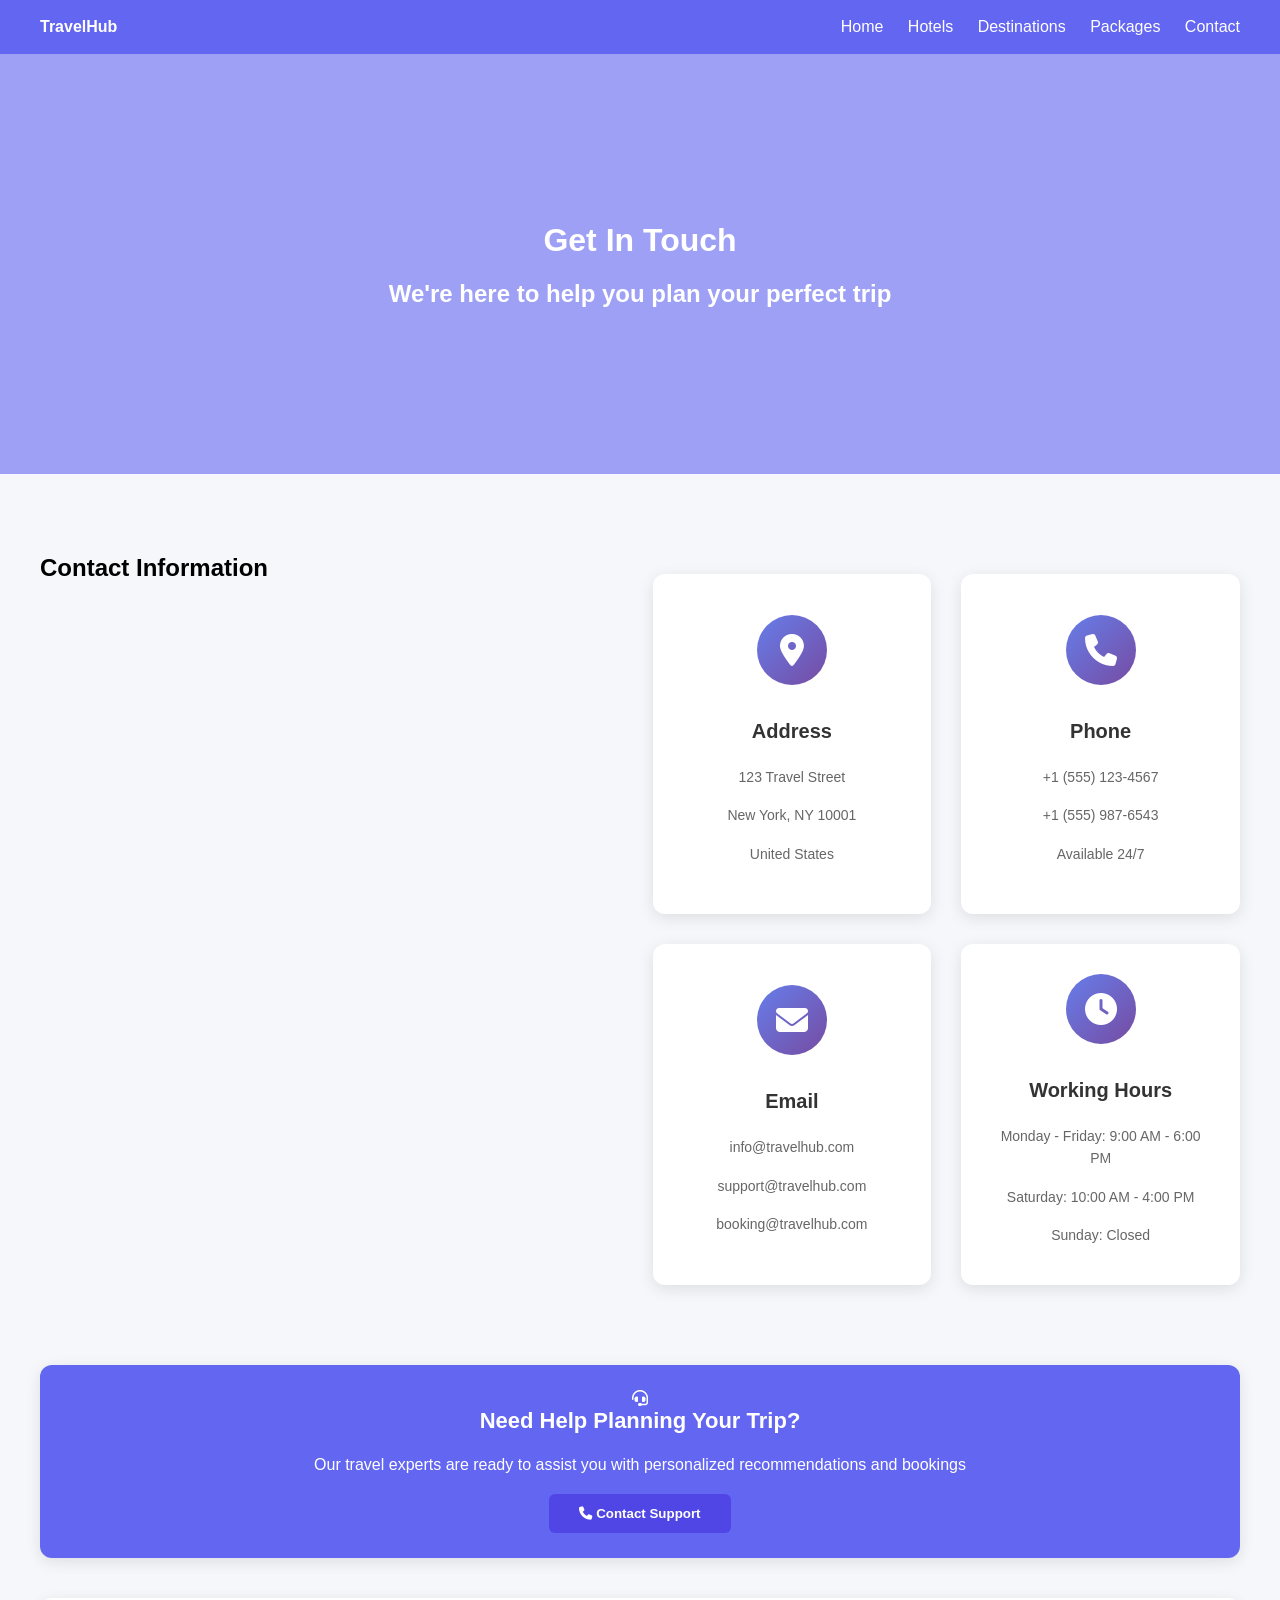
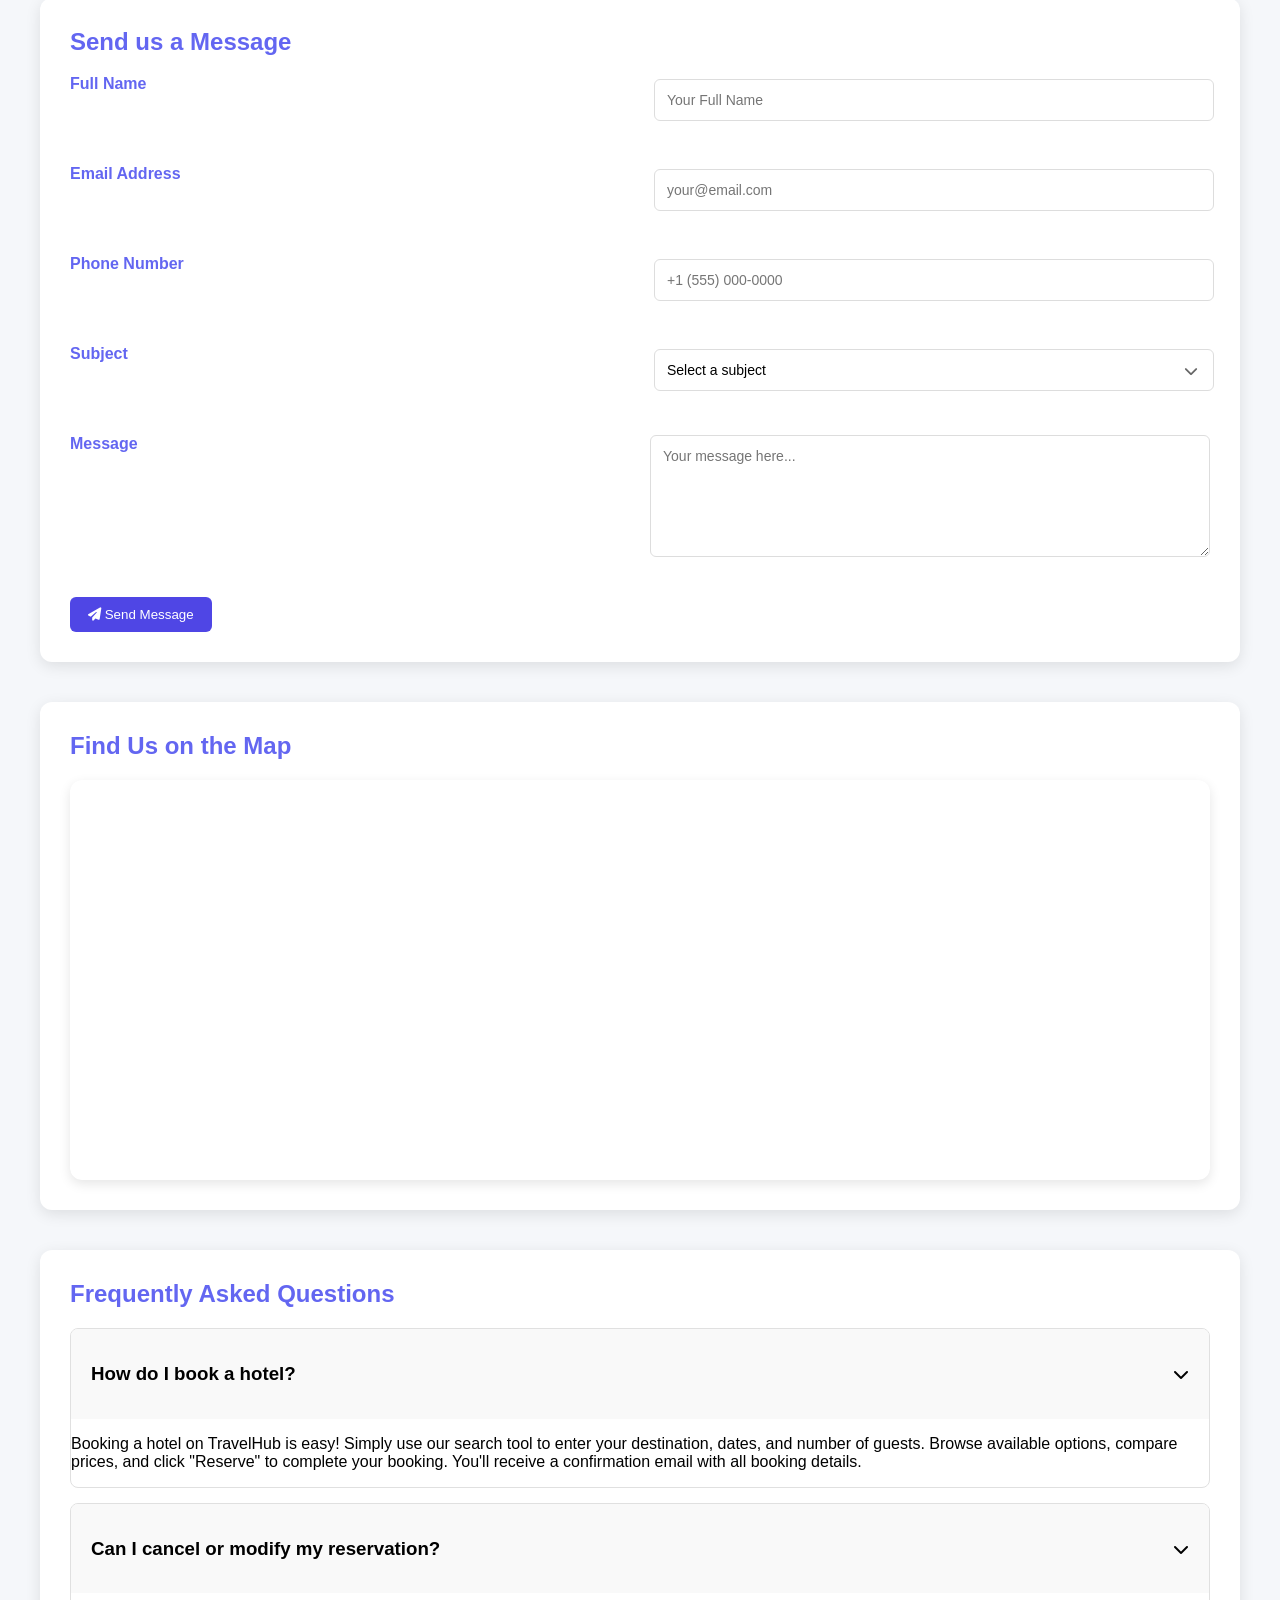
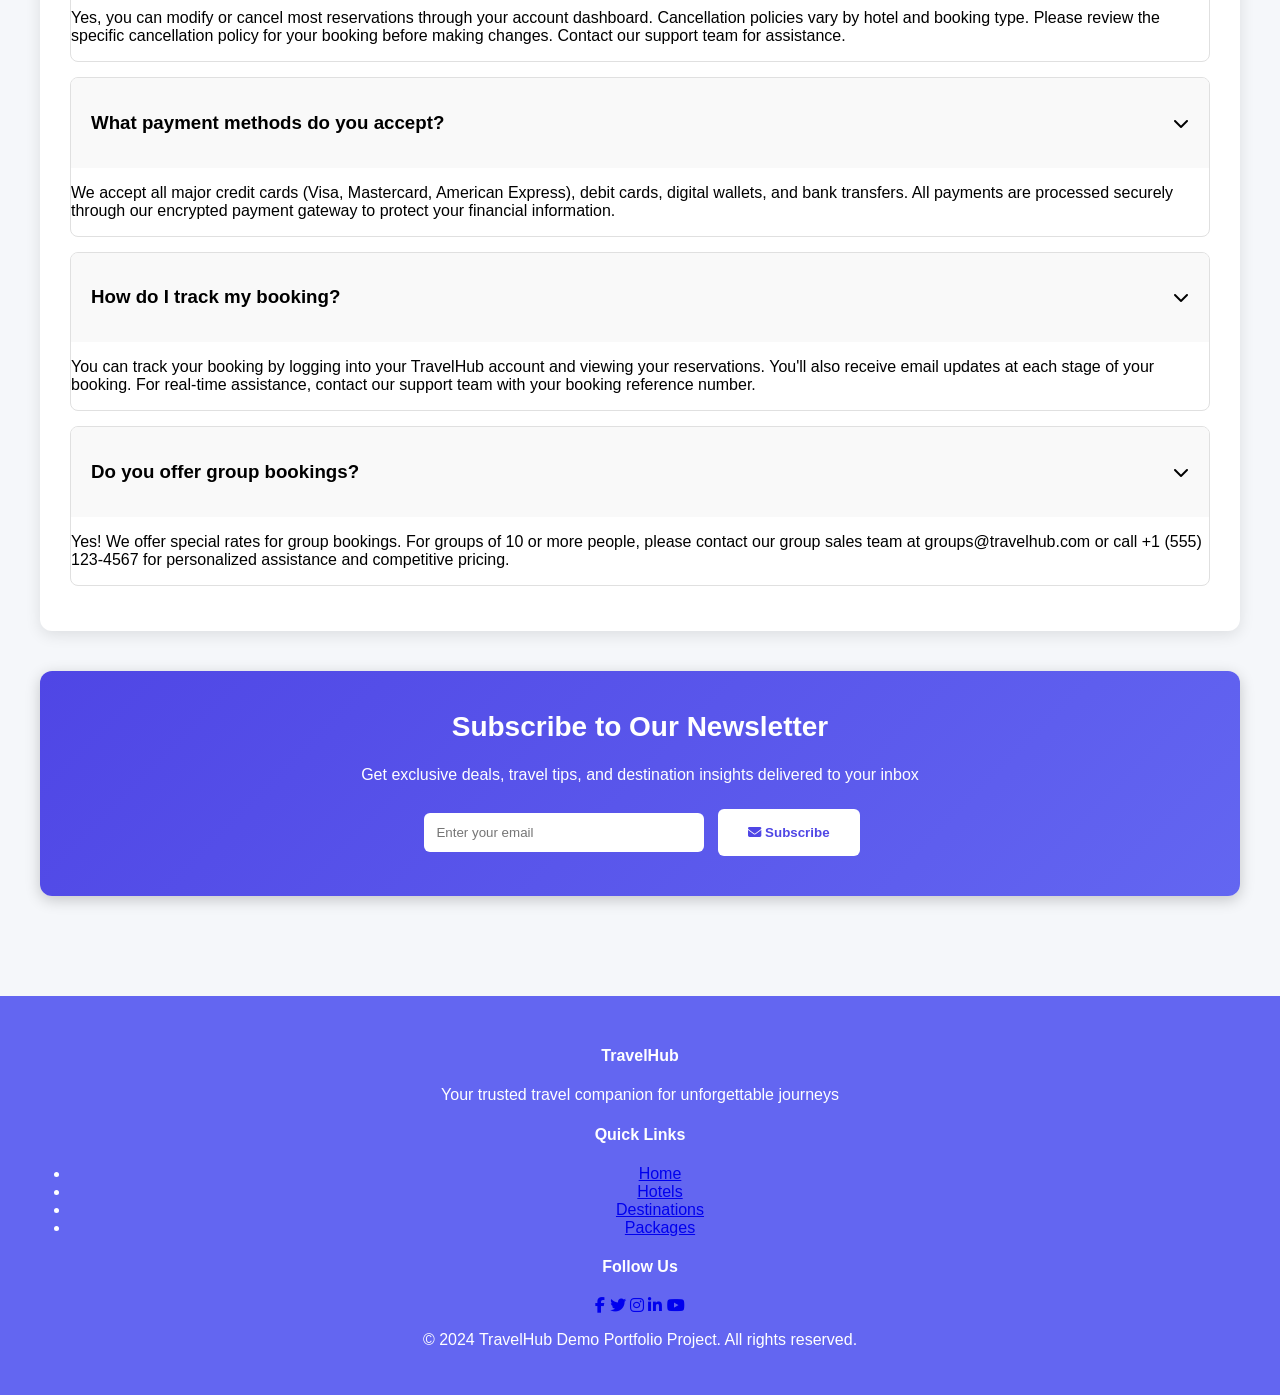
<file: contact.html>
<!DOCTYPE html>
<html>
<head>
<meta charset="utf-8">
<meta name="viewport" content="width=device-width,initial-scale=1">
<title>Contact - TravelHub</title>
<link rel="stylesheet" href="css/style.css">
<link rel="stylesheet" href="https://cdnjs.cloudflare.com/ajax/libs/font-awesome/6.4.0/css/all.min.css">
<style>
.subject-wrapper {
  position: relative;
  width: 100%;
}

#subject {
  width: 100%;
  box-sizing: border-box;
  appearance: none;
  -webkit-appearance: none;
  -moz-appearance: none;
  background-color: #ffffff;
  padding-right: 40px;
  padding-left: 12px;
  z-index: 1;
  position: relative;
}

.subject-wrapper::after {
  content: '\f078';
  font-family: 'Font Awesome 6 Free';
  font-weight: 900;
  position: absolute;
  right: 12px;
  top: 50%;
  transform: translateY(-50%);
  pointer-events: none;
  color: #666;
  font-size: 14px;
  z-index: 2;
}

#subject option {
  background-color: #ffffff;
  color: #333333;
}

#subject::-webkit-scrollbar {
  width: 8px;
}

#subject::-webkit-scrollbar-track {
  background: #f1f1f1;
}

#subject::-webkit-scrollbar-thumb {
  background: #888;
  border-radius: 4px;
}

#subject::-webkit-scrollbar-thumb:hover {
  background: #555;
}

.contact-info-grid {
  display: grid;
  grid-template-columns: repeat(2, 1fr);
  gap: 30px;
  margin-top: 40px;
}

.contact-card {
  background-color: #ffffff;
  border-radius: 12px;
  padding: 30px;
  text-align: center;
  box-shadow: 0 4px 16px rgba(0, 0, 0, 0.1);
  transition: transform 0.3s ease, box-shadow 0.3s ease;
  min-height: 280px;
  display: flex;
  flex-direction: column;
  justify-content: center;
  align-items: center;
}

.contact-card:hover {
  transform: translateY(-8px);
  box-shadow: 0 8px 24px rgba(0, 0, 0, 0.15);
}

.contact-icon {
  width: 70px;
  height: 70px;
  background: linear-gradient(135deg, #667eea 0%, #764ba2 100%);
  border-radius: 50%;
  display: flex;
  align-items: center;
  justify-content: center;
  margin: 0 auto 20px;
  font-size: 32px;
  color: #ffffff;
}

.contact-card h3 {
  font-size: 20px;
  color: #333333;
  margin: 15px 0 15px 0;
  font-weight: 600;
}

.contact-card p {
  color: #666666;
  font-size: 14px;
  line-height: 1.6;
  margin: 8px 0;
}

@media (max-width: 768px) {
  .contact-info-grid {
    grid-template-columns: 1fr;
    gap: 24px;
    margin-top: 30px;
  }
}

@media (max-width: 480px) {
  .contact-info-grid {
    grid-template-columns: 1fr;
    gap: 20px;
    margin-top: 25px;
  }

  .contact-card {
    padding: 24px;
    min-height: 260px;
  }

  .contact-icon {
    width: 60px;
    height: 60px;
    font-size: 28px;
  }

  .contact-card h3 {
    font-size: 18px;
  }

  .contact-card p {
    font-size: 13px;
  }
}
</style>
</head>
<body>
<div class="nav">
<div><b>TravelHub</b></div>
<div>
<a href="index.html">Home</a>
<a href="hotels.html">Hotels</a>
<a href="destinations.html">Destinations</a>
<a href="packages.html">Packages</a>
<a href="contact.html">Contact</a>
</div>
</div>

<div class="hero">
<div>
<h1>Get In Touch</h1>
<h2>We're here to help you plan your perfect trip</h2>
</div>
</div>

<div class="container">

<!-- Contact Information Section -->
<section class="contact-info-section">
<h2>Contact Information</h2>
<div class="contact-info-grid">
<div class="contact-card">
<div class="contact-icon">
<i class="fas fa-map-marker-alt"></i>
</div>
<h3>Address</h3>
<p>123 Travel Street</p>
<p>New York, NY 10001</p>
<p>United States</p>
</div>

<div class="contact-card">
<div class="contact-icon">
<i class="fas fa-phone"></i>
</div>
<h3>Phone</h3>
<p>+1 (555) 123-4567</p>
<p>+1 (555) 987-6543</p>
<p>Available 24/7</p>
</div>

<div class="contact-card">
<div class="contact-icon">
<i class="fas fa-envelope"></i>
</div>
<h3>Email</h3>
<p>info@travelhub.com</p>
<p>support@travelhub.com</p>
<p>booking@travelhub.com</p>
</div>

<div class="contact-card">
<div class="contact-icon">
<i class="fas fa-clock"></i>
</div>
<h3>Working Hours</h3>
<p>Monday - Friday: 9:00 AM - 6:00 PM</p>
<p>Saturday: 10:00 AM - 4:00 PM</p>
<p>Sunday: Closed</p>
</div>
</div>
</section>

<!-- Support Banner -->
<section class="support-banner">
<div class="support-banner-content">
<i class="fas fa-headset"></i>
<div>
<h3>Need Help Planning Your Trip?</h3>
<p>Our travel experts are ready to assist you with personalized recommendations and bookings</p>
</div>
<button class="btn-support" onclick="document.getElementById('contactForm').scrollIntoView({ behavior: 'smooth' })">
<i class="fas fa-phone"></i> Contact Support
</button>
</div>
</section>

<!-- Contact Form Section -->
<section class="contact-form-section">
<h2>Send us a Message</h2>
<div class="form-container">
<form id="contactForm" class="contact-form">
<div class="form-group">
<label for="fullName">Full Name</label>
<input type="text" id="fullName" name="fullName" placeholder="Your Full Name" required>
<span class="error-message" id="fullNameError"></span>
</div>

<div class="form-group">
<label for="email">Email Address</label>
<input type="email" id="email" name="email" placeholder="your@email.com" required>
<span class="error-message" id="emailError"></span>
</div>

<div class="form-group">
<label for="phone">Phone Number</label>
<input type="tel" id="phone" name="phone" placeholder="+1 (555) 000-0000">
<span class="error-message" id="phoneError"></span>
</div>

<div class="form-group">
<label for="subject">Subject</label>
<div class="subject-wrapper">
<select id="subject" name="subject" required>
<option value="">Select a subject</option>
<option value="booking">Booking Inquiry</option>
<option value="complaint">General Complaint</option>
<option value="feedback">Feedback</option>
<option value="other">Other</option>
</select>
</div>
<span class="error-message" id="subjectError"></span>
</div>

<div class="form-group">
<label for="message">Message</label>
<textarea id="message" name="message" placeholder="Your message here..." rows="6" required></textarea>
<span class="error-message" id="messageError"></span>
</div>

<button type="submit" class="btn-send">
<i class="fas fa-paper-plane"></i> Send Message
</button>
</form>
</div>
</section>

<!-- Map Section -->
<section class="map-section">
<h2>Find Us on the Map</h2>
<div class="map-container">
<iframe src="https://www.google.com/maps/embed?pb=!1m18!1m12!1m3!1d3024.1047138839496!2d-74.00601592346922!3d40.71282510000001!2m3!1f0!2f0!3f0!3m2!1i1024!2i768!4f13.1!3m3!1m2!1s0x89c25a3037e4b10b%3A0x6e6ef8efb5e5b0a0!2s123%20Travel%20St%2C%20New%20York%2C%20NY%2010001!5e0!3m2!1sen!2sus!4v1698765432109" width="100%" height="400" style="border:0; border-radius: 12px; box-shadow: 0 8px 24px rgba(0,0,0,0.1);" allowfullscreen="" loading="lazy" referrerpolicy="no-referrer-when-downgrade"></iframe>
</div>
</section>

<!-- FAQ Section -->
<section class="faq-section">
<h2>Frequently Asked Questions</h2>
<div class="faq-container">
<div class="faq-item">
<div class="faq-header" onclick="toggleAccordion(this)">
<h3>How do I book a hotel?</h3>
<i class="fas fa-chevron-down"></i>
</div>
<div class="faq-body">
<p>Booking a hotel on TravelHub is easy! Simply use our search tool to enter your destination, dates, and number of guests. Browse available options, compare prices, and click "Reserve" to complete your booking. You'll receive a confirmation email with all booking details.</p>
</div>
</div>

<div class="faq-item">
<div class="faq-header" onclick="toggleAccordion(this)">
<h3>Can I cancel or modify my reservation?</h3>
<i class="fas fa-chevron-down"></i>
</div>
<div class="faq-body">
<p>Yes, you can modify or cancel most reservations through your account dashboard. Cancellation policies vary by hotel and booking type. Please review the specific cancellation policy for your booking before making changes. Contact our support team for assistance.</p>
</div>
</div>

<div class="faq-item">
<div class="faq-header" onclick="toggleAccordion(this)">
<h3>What payment methods do you accept?</h3>
<i class="fas fa-chevron-down"></i>
</div>
<div class="faq-body">
<p>We accept all major credit cards (Visa, Mastercard, American Express), debit cards, digital wallets, and bank transfers. All payments are processed securely through our encrypted payment gateway to protect your financial information.</p>
</div>
</div>

<div class="faq-item">
<div class="faq-header" onclick="toggleAccordion(this)">
<h3>How do I track my booking?</h3>
<i class="fas fa-chevron-down"></i>
</div>
<div class="faq-body">
<p>You can track your booking by logging into your TravelHub account and viewing your reservations. You'll also receive email updates at each stage of your booking. For real-time assistance, contact our support team with your booking reference number.</p>
</div>
</div>

<div class="faq-item">
<div class="faq-header" onclick="toggleAccordion(this)">
<h3>Do you offer group bookings?</h3>
<i class="fas fa-chevron-down"></i>
</div>
<div class="faq-body">
<p>Yes! We offer special rates for group bookings. For groups of 10 or more people, please contact our group sales team at groups@travelhub.com or call +1 (555) 123-4567 for personalized assistance and competitive pricing.</p>
</div>
</div>
</div>
</section>

<!-- Newsletter Section -->
<section class="newsletter-section">
<div class="newsletter-container">
<div class="newsletter-content">
<h2>Subscribe to Our Newsletter</h2>
<p>Get exclusive deals, travel tips, and destination insights delivered to your inbox</p>
</div>
<form class="newsletter-form" id="newsletterForm">
<input type="email" placeholder="Enter your email" required>
<button type="submit" class="btn-subscribe">
<i class="fas fa-envelope"></i> Subscribe
</button>
</form>
</section>

</div>

<!-- Footer -->
<div class="footer">
<div class="footer-content">
<div class="footer-section">
<h4>TravelHub</h4>
<p>Your trusted travel companion for unforgettable journeys</p>
</div>
<div class="footer-section">
<h4>Quick Links</h4>
<ul>
<li><a href="index.html">Home</a></li>
<li><a href="hotels.html">Hotels</a></li>
<li><a href="destinations.html">Destinations</a></li>
<li><a href="packages.html">Packages</a></li>
</ul>
</div>
<div class="footer-section">
<h4>Follow Us</h4>
<div class="social-links">
<a href="#" title="Facebook"><i class="fab fa-facebook-f"></i></a>
<a href="#" title="Twitter"><i class="fab fa-twitter"></i></a>
<a href="#" title="Instagram"><i class="fab fa-instagram"></i></a>
<a href="#" title="LinkedIn"><i class="fab fa-linkedin-in"></i></a>
<a href="#" title="YouTube"><i class="fab fa-youtube"></i></a>
</div>
</div>
</div>
<div class="footer-bottom">
<p>&copy; 2024 TravelHub Demo Portfolio Project. All rights reserved.</p>
</div>
</div>

<script src="js/app.js"></script>
</body>
</html>
</file>
<file: css/style.css>
body{margin:0;font-family:Arial,sans-serif;background:#f5f7fa}
.nav{background:#6366f1;color:white;padding:18px 40px;display:flex;justify-content:space-between;align-items:center}
.nav a{color:white;text-decoration:none;margin-left:20px;transition:color 0.3s ease}
.nav a:hover{color:#c7d2fe}
.hero{height:420px;background:linear-gradient(rgba(99,102,241,0.6),rgba(99,102,241,0.6)),url('https://images.unsplash.com/photo-1677442d019cecf59d39adf1a65d6c6b6f6b6b6b?auto=format&fit=crop&w=1600&q=80');background-size:cover;color:white;display:flex;align-items:center;justify-content:center;text-align:center}
.search{max-width:1100px;margin:-40px auto 20px;background:white;padding:20px;border-radius:10px;box-shadow:0 4px 20px rgba(0,0,0,.15)}
.container{max-width:1200px;margin:auto;padding:20px}
.grid{display:grid;grid-template-columns:repeat(auto-fit,minmax(260px,1fr));gap:20px}
.card{background:white;border-radius:10px;overflow:hidden;box-shadow:0 2px 10px rgba(0,0,0,.1);transition:transform 0.3s ease,box-shadow 0.3s ease}
.card:hover{transform:translateY(-5px);box-shadow:0 8px 20px rgba(0,0,0,.15)}
.card img{width:100%;height:180px;object-fit:cover}
.card-body{padding:15px}
.rating{background:#6366f1;color:white;padding:4px 8px;border-radius:4px}
.footer{background:#6366f1;color:white;padding:30px;text-align:center;margin-top:40px}
button{background:#4f46e5;color:white;border:none;padding:10px 18px;border-radius:6px;cursor:pointer;transition:background 0.3s ease}
button:hover{background:#4338ca}
input,select{padding:10px;width:18%;margin:4px;border:1px solid #ddd;border-radius:6px}
.contact-hero{height:300px;background:linear-gradient(rgba(99,102,241,0.8),rgba(99,102,241,0.8)),url('https://images.unsplash.com/photo-1677442d019cecf59d39adf1a65d6c6b6f6b6b6b?auto=format&fit=crop&w=1600&q=80');background-size:cover;color:white;display:flex;align-items:center;justify-content:center;text-align:center}
.contact-hero h1{font-size:48px;margin:0}
.contact-info-grid{display:grid;grid-template-columns:repeat(2,1fr);gap:25px;margin:40px 0}
.contact-info-section{display:grid;grid-template-columns:repeat(auto-fit,minmax(250px,1fr));gap:25px;margin:40px 0}
.contact-card{background:white;border-radius:12px;padding:25px;text-align:center;box-shadow:0 4px 15px rgba(0,0,0,.1);transition:all 0.3s ease}
.contact-card:hover{transform:translateY(-8px);box-shadow:0 12px 30px rgba(0,0,0,.2)}
.contact-card-icon{width:60px;height:60px;background:#4f46e5;border-radius:50%;display:flex;align-items:center;justify-content:center;margin:0 auto 15px;font-size:28px;color:white}
.contact-card h3{color:#6366f1;margin:15px 0 10px;font-size:20px}
.contact-card p{color:#666;margin:10px 0;font-size:14px}
.contact-form-section{background:white;border-radius:12px;padding:30px;box-shadow:0 4px 15px rgba(0,0,0,.1);margin:40px 0}
.contact-form-section h2{color:#6366f1;margin-top:0}
.form-group{margin-bottom:20px;display:grid;grid-template-columns:1fr 1fr;gap:20px}
.form-group.full{grid-template-columns:1fr}
.form-group label{display:block;margin-bottom:8px;color:#6366f1;font-weight:bold}
.form-group input,.form-group textarea,.form-group select{width:100%;padding:12px;border:1px solid #ddd;border-radius:6px;font-family:Arial,sans-serif;font-size:14px;box-sizing:border-box;transition:border-color 0.3s ease}
.select-wrapper{position:relative;display:flex;align-items:center}
.form-group select{background-color:#ffffff;appearance:none;-webkit-appearance:none;-moz-appearance:none;padding-right:40px;cursor:pointer}
.select-wrapper::after{content:'\25BC';position:absolute;right:12px;top:50%;transform:translateY(-50%);pointer-events:none;color:#6366f1;font-size:12px;line-height:1}
.form-group input:focus,.form-group textarea:focus,.form-group select:focus{outline:none;border-color:#4f46e5;box-shadow:0 0 5px rgba(79,70,229,0.3)}
.form-group textarea{resize:vertical;min-height:120px}
.submit-btn{width:100%;padding:12px;background:#4f46e5;color:white;border:none;border-radius:6px;font-size:16px;font-weight:bold;cursor:pointer;transition:background 0.3s ease}
.submit-btn:hover{background:#4338ca}
.faq-section{background:white;border-radius:12px;padding:30px;box-shadow:0 4px 15px rgba(0,0,0,.1);margin:40px 0}
.faq-section h2{color:#6366f1;margin-top:0}
.faq-item{border:1px solid #e0e0e0;border-radius:8px;margin-bottom:15px;overflow:hidden;transition:all 0.3s ease}
.faq-item.active{box-shadow:0 4px 12px rgba(0,0,0,.1)}
.faq-header{background:#f9f9f9;padding:15px 20px;cursor:pointer;display:flex;justify-content:space-between;align-items:center;transition:background 0.3s ease;user-select:none}
.faq-header:hover{background:#f0f0f0}
.faq-item.active .faq-header{background:#4f46e5;color:white}
.faq-toggle{color:#4f46e5;font-size:20px;transition:transform 0.3s ease}
.faq-item.active .faq-toggle{transform:rotate(180deg);color:white}
.faq-content{max-height:0;overflow:hidden;transition:max-height 0.3s ease}
.faq-item.active .faq-content{max-height:500px}
.faq-text{padding:20px;color:#666;background:white}
.map-section{background:white;border-radius:12px;padding:30px;box-shadow:0 4px 15px rgba(0,0,0,.1);margin:40px 0}
.map-section h2{color:#6366f1;margin-top:0}
.map-container{width:100%;height:400px;border-radius:12px;overflow:hidden;box-shadow:0 4px 12px rgba(0,0,0,.1);margin-top:20px}
.map-container iframe{width:100%;height:100%;border:none}
.newsletter-section{background:linear-gradient(135deg,#4f46e5 0%,#6366f1 100%);border-radius:12px;padding:40px;text-align:center;color:white;margin:40px 0;box-shadow:0 4px 15px rgba(0,0,0,.2)}
.newsletter-section h2{margin-top:0;font-size:28px}
.newsletter-section p{font-size:16px;margin-bottom:25px}
.newsletter-form{display:flex;gap:10px;max-width:500px;margin:0 auto;flex-wrap:wrap;justify-content:center}
.newsletter-form input{width:280px;padding:12px;border:none;border-radius:6px;box-sizing:border-box}
.newsletter-form button{background:white;color:#4f46e5;font-weight:bold;padding:12px 30px}
.newsletter-form button:hover{background:#f0f0f0}
.support-banner{background:#6366f1;color:white;padding:25px;text-align:center;border-radius:12px;margin:40px 0;box-shadow:0 4px 15px rgba(0,0,0,.1)}
.support-banner h3{margin-top:0;font-size:22px}
.support-banner p{margin:10px 0 20px}
.support-banner button{background:#4f46e5;padding:12px 30px;font-weight:bold}
.support-banner button:hover{background:#4338ca}
.footer-social{display:flex;justify-content:center;gap:20px;margin-top:20px}
.footer-social a{color:white;text-decoration:none;font-size:24px;transition:color 0.3s ease}
.footer-social a:hover{color:#c7d2fe}
@media(max-width:1024px){
.contact-info-grid{grid-template-columns:1fr}
}
@media(max-width:768px){
.nav{flex-direction:column}
.nav a{margin-left:0;margin-top:10px}
.hero{height:250px}
.contact-hero{height:200px}
.contact-hero h1{font-size:32px}
.contact-info-grid{grid-template-columns:1fr}
.contact-info-section{grid-template-columns:1fr}
.form-group{grid-template-columns:1fr}
.form-group input,.form-group textarea,.form-group select{width:100%}
input,select{width:100%}
.newsletter-form{flex-direction:column;align-items:center}
.newsletter-form input{width:100%;max-width:300px}
.map-container{height:250px}
.footer-social{gap:15px}
.footer-social a{font-size:20px}
}
</file>
